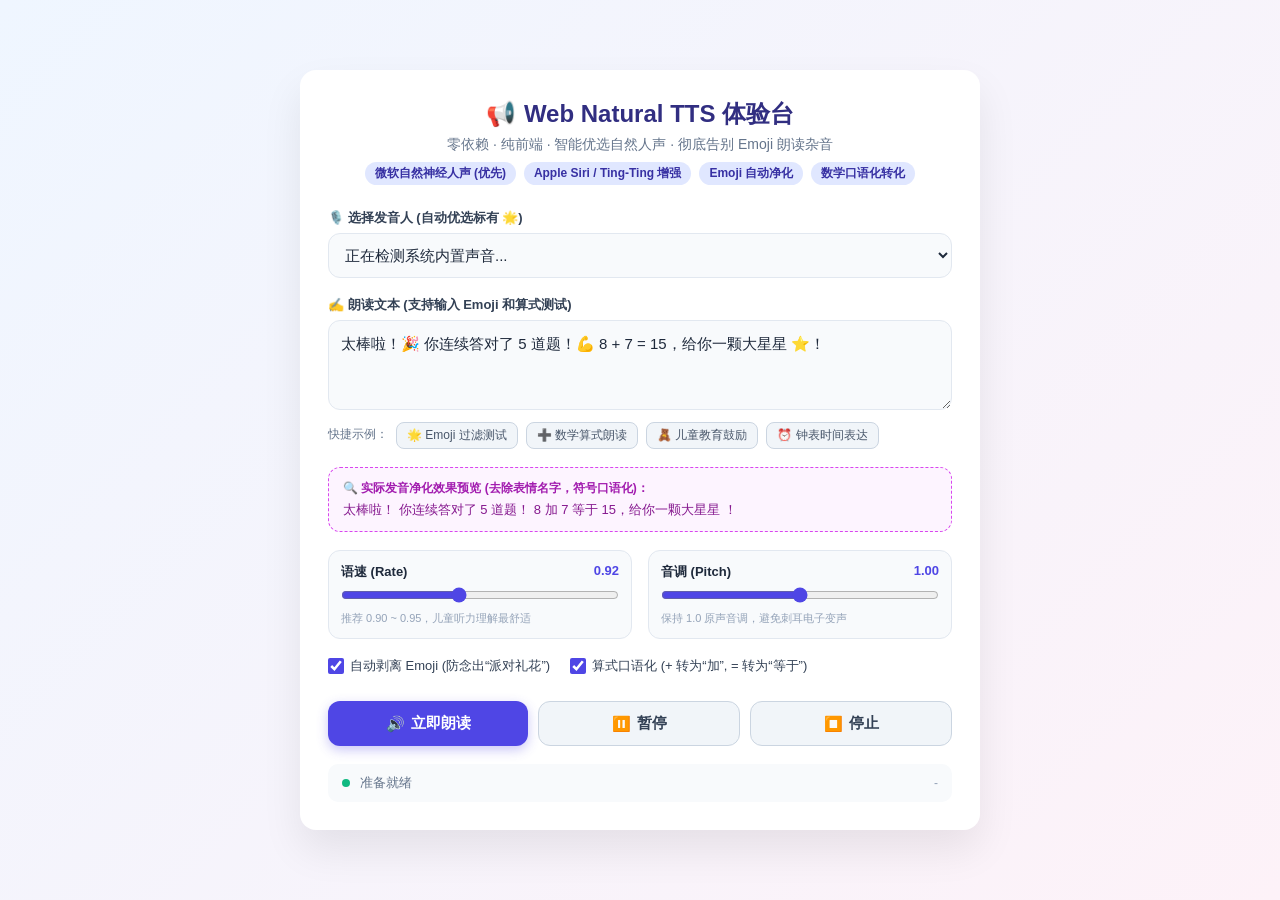
<file: lib/demo.html>
<!DOCTYPE html>
<html lang="zh-CN">
<head>
  <meta charset="UTF-8">
  <meta name="viewport" content="width=device-width, initial-scale=1.0, maximum-scale=1.0, user-scalable=no">
  <title>Web Natural TTS 互动体验与测试</title>
  <style>
    :root {
      --primary: #4f46e5;
      --primary-hover: #4338ca;
      --bg-start: #eff6ff;
      --bg-end: #fdf2f8;
      --card-bg: #ffffff;
      --text: #1e293b;
      --text-muted: #64748b;
      --border: #e2e8f0;
      --radius: 16px;
    }

    * {
      box-sizing: border-box;
      margin: 0;
      padding: 0;
      font-family: -apple-system, BlinkMacSystemFont, "PingFang SC", "Hiragino Sans GB", "Microsoft YaHei", "WenQuanYi Micro Hei", sans-serif;
    }

    body {
      min-height: 100vh;
      background: linear-gradient(135deg, var(--bg-start), var(--bg-end));
      color: var(--text);
      display: flex;
      justify-content: center;
      align-items: center;
      padding: 20px;
    }

    .container {
      width: 100%;
      max-width: 680px;
      background: var(--card-bg);
      border-radius: var(--radius);
      box-shadow: 0 20px 40px rgba(0, 0, 0, 0.08);
      padding: 28px;
    }

    header {
      text-align: center;
      margin-bottom: 24px;
    }

    header h1 {
      font-size: 24px;
      font-weight: 800;
      color: #312e81;
      margin-bottom: 6px;
      display: flex;
      align-items: center;
      justify-content: center;
      gap: 8px;
    }

    header p {
      font-size: 14px;
      color: var(--text-muted);
    }

    .badge-bar {
      display: flex;
      justify-content: center;
      gap: 8px;
      margin-top: 8px;
      flex-wrap: wrap;
    }

    .badge {
      display: inline-block;
      font-size: 12px;
      padding: 3px 10px;
      border-radius: 999px;
      background: #e0e7ff;
      color: #3730a3;
      font-weight: 600;
    }

    .form-group {
      margin-bottom: 18px;
    }

    label {
      display: block;
      font-size: 13px;
      font-weight: 700;
      margin-bottom: 6px;
      color: #334155;
    }

    select, textarea, input[type="text"] {
      width: 100%;
      padding: 12px;
      border: 1.5px solid var(--border);
      border-radius: 12px;
      font-size: 15px;
      color: var(--text);
      background: #f8fafc;
      transition: all 0.2s ease;
      outline: none;
    }

    select:focus, textarea:focus, input[type="text"]:focus {
      border-color: var(--primary);
      background: #ffffff;
      box-shadow: 0 0 0 3px rgba(79, 70, 229, 0.15);
    }

    textarea {
      min-height: 90px;
      resize: vertical;
      line-height: 1.5;
    }

    .quick-templates {
      display: flex;
      gap: 8px;
      margin-top: 8px;
      flex-wrap: wrap;
    }

    .template-btn {
      background: #f1f5f9;
      border: 1px solid #cbd5e1;
      border-radius: 8px;
      padding: 4px 10px;
      font-size: 12px;
      cursor: pointer;
      color: #475569;
      transition: all 0.15s;
    }

    .template-btn:hover {
      background: #e2e8f0;
      color: #1e293b;
    }

    .preview-box {
      background: #fdf4ff;
      border: 1px dashed #d946ef;
      border-radius: 12px;
      padding: 12px 14px;
      font-size: 13px;
      color: #86198f;
      margin-bottom: 18px;
      display: flex;
      flex-direction: column;
      gap: 4px;
    }

    .preview-box .label {
      font-weight: 700;
      font-size: 12px;
      color: #a21caf;
    }

    .sliders-grid {
      display: grid;
      grid-template-columns: 1fr 1fr;
      gap: 16px;
      margin-bottom: 18px;
    }

    @media (max-width: 520px) {
      .sliders-grid {
        grid-template-columns: 1fr;
      }
    }

    .slider-item {
      background: #f8fafc;
      padding: 12px;
      border-radius: 12px;
      border: 1px solid var(--border);
    }

    .slider-header {
      display: flex;
      justify-content: space-between;
      font-size: 13px;
      font-weight: 600;
      margin-bottom: 6px;
    }

    input[type="range"] {
      width: 100%;
      accent-color: var(--primary);
    }

    .checkboxes-row {
      display: flex;
      gap: 20px;
      margin-bottom: 20px;
      flex-wrap: wrap;
    }

    .check-label {
      display: flex;
      align-items: center;
      gap: 6px;
      font-size: 13px;
      font-weight: 500;
      cursor: pointer;
      user-select: none;
    }

    .check-label input {
      accent-color: var(--primary);
      width: 16px;
      height: 16px;
    }

    .btn-row {
      display: flex;
      gap: 10px;
    }

    .btn {
      flex: 1;
      padding: 12px 16px;
      border-radius: 12px;
      border: none;
      font-size: 15px;
      font-weight: 700;
      cursor: pointer;
      transition: all 0.2s;
      display: flex;
      align-items: center;
      justify-content: center;
      gap: 6px;
    }

    .btn-primary {
      background: var(--primary);
      color: white;
      box-shadow: 0 4px 12px rgba(79, 70, 229, 0.3);
    }

    .btn-primary:hover {
      background: var(--primary-hover);
      transform: translateY(-1px);
    }

    .btn-primary:active {
      transform: translateY(1px);
    }

    .btn-secondary {
      background: #f1f5f9;
      color: #334155;
      border: 1px solid #cbd5e1;
    }

    .btn-secondary:hover {
      background: #e2e8f0;
    }

    .status-bar {
      margin-top: 18px;
      padding: 10px 14px;
      background: #f8fafc;
      border-radius: 10px;
      font-size: 13px;
      color: var(--text-muted);
      display: flex;
      justify-content: space-between;
      align-items: center;
    }

    .status-dot {
      display: inline-block;
      width: 8px;
      height: 8px;
      border-radius: 50%;
      background: #10b981;
      margin-right: 6px;
    }

    .status-dot.speaking {
      background: #ef4444;
      animation: pulse 1s infinite alternate;
    }

    @keyframes pulse {
      from { opacity: 0.4; }
      to { opacity: 1; }
    }
  </style>
</head>
<body>

  <div class="container">
    <header>
      <h1><span>📢</span> Web Natural TTS 体验台</h1>
      <p>零依赖 · 纯前端 · 智能优选自然人声 · 彻底告别 Emoji 朗读杂音</p>
      <div class="badge-bar">
        <span class="badge">微软自然神经人声 (优先)</span>
        <span class="badge">Apple Siri / Ting-Ting 增强</span>
        <span class="badge">Emoji 自动净化</span>
        <span class="badge">数学口语化转化</span>
      </div>
    </header>

    <!-- 声音选择 -->
    <div class="form-group">
      <label for="voice-select">🎙️ 选择发音人 (自动优选标有 🌟)</label>
      <select id="voice-select">
        <option value="">正在检测系统内置声音...</option>
      </select>
    </div>

    <!-- 待朗读文本 -->
    <div class="form-group">
      <label for="text-input">✍️ 朗读文本 (支持输入 Emoji 和算式测试)</label>
      <textarea id="text-input">太棒啦！🎉 你连续答对了 5 道题！💪 8 + 7 = 15，给你一颗大星星 ⭐！</textarea>
      <div class="quick-templates">
        <span style="font-size: 12px; color: #64748b; line-height: 24px;">快捷示例：</span>
        <button class="template-btn" onclick="setTemplate('emoji')">🌟 Emoji 过滤测试</button>
        <button class="template-btn" onclick="setTemplate('math')">➕ 数学算式朗读</button>
        <button class="template-btn" onclick="setTemplate('kid')">🧸 儿童教育鼓励</button>
        <button class="template-btn" onclick="setTemplate('time')">⏰ 钟表时间表达</button>
      </div>
    </div>

    <!-- 过滤效果实时预览 -->
    <div class="preview-box">
      <div class="label">🔍 实际发音净化效果预览 (去除表情名字，符号口语化)：</div>
      <div id="preview-text">-</div>
    </div>

    <!-- 滑块参数 -->
    <div class="sliders-grid">
      <div class="slider-item">
        <div class="slider-header">
          <span>语速 (Rate)</span>
          <span id="rate-val" style="color: var(--primary);">0.92</span>
        </div>
        <input type="range" id="rate-slider" min="0.5" max="1.5" step="0.02" value="0.92">
        <div style="font-size: 11px; color: #94a3b8; margin-top: 4px;">推荐 0.90 ~ 0.95，儿童听力理解最舒适</div>
      </div>
      <div class="slider-item">
        <div class="slider-header">
          <span>音调 (Pitch)</span>
          <span id="pitch-val" style="color: var(--primary);">1.00</span>
        </div>
        <input type="range" id="pitch-slider" min="0.5" max="1.5" step="0.05" value="1.0">
        <div style="font-size: 11px; color: #94a3b8; margin-top: 4px;">保持 1.0 原声音调，避免刺耳电子变声</div>
      </div>
    </div>

    <!-- 开关选项 -->
    <div class="checkboxes-row">
      <label class="check-label">
        <input type="checkbox" id="check-emoji" checked>
        自动剥离 Emoji (防念出“派对礼花”)
      </label>
      <label class="check-label">
        <input type="checkbox" id="check-math" checked>
        算式口语化 (+ 转为“加”, = 转为“等于”)
      </label>
    </div>

    <!-- 播报控制按钮 -->
    <div class="btn-row">
      <button class="btn btn-primary" id="btn-speak" onclick="handleSpeak()">
        <span>🔊</span> 立即朗读
      </button>
      <button class="btn btn-secondary" onclick="handlePauseResume()" id="btn-pause">
        <span>⏸️</span> 暂停
      </button>
      <button class="btn btn-secondary" onclick="handleStop()">
        <span>⏹️</span> 停止
      </button>
    </div>

    <!-- 底部状态栏 -->
    <div class="status-bar">
      <div>
        <span class="status-dot" id="status-dot"></span>
        <span id="status-text">准备就绪</span>
      </div>
      <div id="current-voice-info" style="font-size: 12px; color: #94a3b8;">-</div>
    </div>
  </div>

  <!-- 引入 WebNaturalTTS 库 -->
  <script src="./web-natural-tts.js"></script>
  <script>
    // 初始化 TTS 实例
    const tts = new NaturalTTS({
      lang: 'zh-CN',
      rate: 0.92,
      pitch: 1.0,
      filterEmojis: true,
      normalizeMath: true
    });

    const voiceSelect = document.getElementById('voice-select');
    const textInput = document.getElementById('text-input');
    const previewText = document.getElementById('preview-text');
    const rateSlider = document.getElementById('rate-slider');
    const pitchSlider = document.getElementById('pitch-slider');
    const rateVal = document.getElementById('rate-val');
    const pitchVal = document.getElementById('pitch-val');
    const checkEmoji = document.getElementById('check-emoji');
    const checkMath = document.getElementById('check-math');
    const statusText = document.getElementById('status-text');
    const statusDot = document.getElementById('status-dot');
    const voiceInfo = document.getElementById('current-voice-info');
    const btnPause = document.getElementById('btn-pause');

    // 快捷模板
    const templates = {
      emoji: '太棒啦！🎉 你连续答对了 5 道题！💪 给你一颗大红心 ❤️ 和小星星 ⭐！',
      math: '算一算这道题：12 + 8 = 20，15 - 7 = 8。太厉害了！',
      kid: '不要灰心，仔细想一想，你一定能找到答案的！加油！',
      time: '现在钟表显示的是 10 点 30 分，分针指在数字 6 上面。'
    };

    function setTemplate(key) {
      if (templates[key]) {
        textInput.value = templates[key];
        updatePreview();
      }
    }

    // 更新净化预览
    function updatePreview() {
      const cleaned = tts.cleanText(textInput.value, {
        filterEmojis: checkEmoji.checked,
        normalizeMath: checkMath.checked
      });
      previewText.textContent = cleaned || '(文本为空或已被全数过滤)';
    }

    // 填充声音列表
    function populateVoices() {
      const voices = tts.getVoices();
      if (!voices || voices.length === 0) return;

      const bestVoice = tts.getBestVoice('zh-CN');
      voiceSelect.innerHTML = '';

      // 优先将中文排在前面
      const sortedVoices = [...voices].sort((a, b) => {
        const aZh = (a.lang || '').includes('zh') ? 0 : 1;
        const bZh = (b.lang || '').includes('zh') ? 0 : 1;
        return aZh - bZh;
      });

      sortedVoices.forEach(v => {
        const option = document.createElement('option');
        option.value = v.name;
        const isBest = bestVoice && v.name === bestVoice.name;
        option.textContent = `${isBest ? '🌟 [推荐] ' : ''}${v.name} (${v.lang})${v.localService ? ' [本地]' : ' [网络]'}`;
        if (isBest) {
          option.selected = true;
        }
        voiceSelect.appendChild(option);
      });

      if (bestVoice) {
        voiceInfo.textContent = `当前音色: ${bestVoice.name}`;
      }
    }

    // 事件绑定
    textInput.addEventListener('input', updatePreview);
    checkEmoji.addEventListener('change', updatePreview);
    checkMath.addEventListener('change', updatePreview);

    rateSlider.addEventListener('input', (e) => {
      rateVal.textContent = parseFloat(e.target.value).toFixed(2);
    });

    pitchSlider.addEventListener('input', (e) => {
      pitchVal.textContent = parseFloat(e.target.value).toFixed(2);
    });

    voiceSelect.addEventListener('change', (e) => {
      tts.setVoice(e.target.value);
      voiceInfo.textContent = `当前音色: ${e.target.value}`;
    });

    // 朗读逻辑
    async function handleSpeak() {
      const text = textInput.value;
      if (!text.trim()) return;

      statusText.textContent = '正在朗读...';
      statusDot.classList.add('speaking');
      btnPause.innerHTML = '<span>⏸️</span> 暂停';

      await tts.speak(text, {
        rate: parseFloat(rateSlider.value),
        pitch: parseFloat(pitchSlider.value),
        filterEmojis: checkEmoji.checked,
        normalizeMath: checkMath.checked,
        onEnd: () => {
          statusText.textContent = '播放完毕';
          statusDot.classList.remove('speaking');
        },
        onError: () => {
          statusText.textContent = '播放中断或出错';
          statusDot.classList.remove('speaking');
        }
      });
    }

    function handlePauseResume() {
      if (tts.isSpeaking()) {
        if (tts.isPaused()) {
          tts.resume();
          statusText.textContent = '正在朗读...';
          statusDot.classList.add('speaking');
          btnPause.innerHTML = '<span>⏸️</span> 暂停';
        } else {
          tts.pause();
          statusText.textContent = '已暂停';
          statusDot.classList.remove('speaking');
          btnPause.innerHTML = '<span>▶️</span> 继续';
        }
      }
    }

    function handleStop() {
      tts.stop();
      statusText.textContent = '已停止';
      statusDot.classList.remove('speaking');
      btnPause.innerHTML = '<span>⏸️</span> 暂停';
    }

    // 页面加载就绪
    window.addEventListener('DOMContentLoaded', () => {
      updatePreview();
      populateVoices();
      if (window.speechSynthesis && window.speechSynthesis.onvoiceschanged !== undefined) {
        window.speechSynthesis.onvoiceschanged = populateVoices;
      }
    });
  </script>
</body>
</html>
</file>
